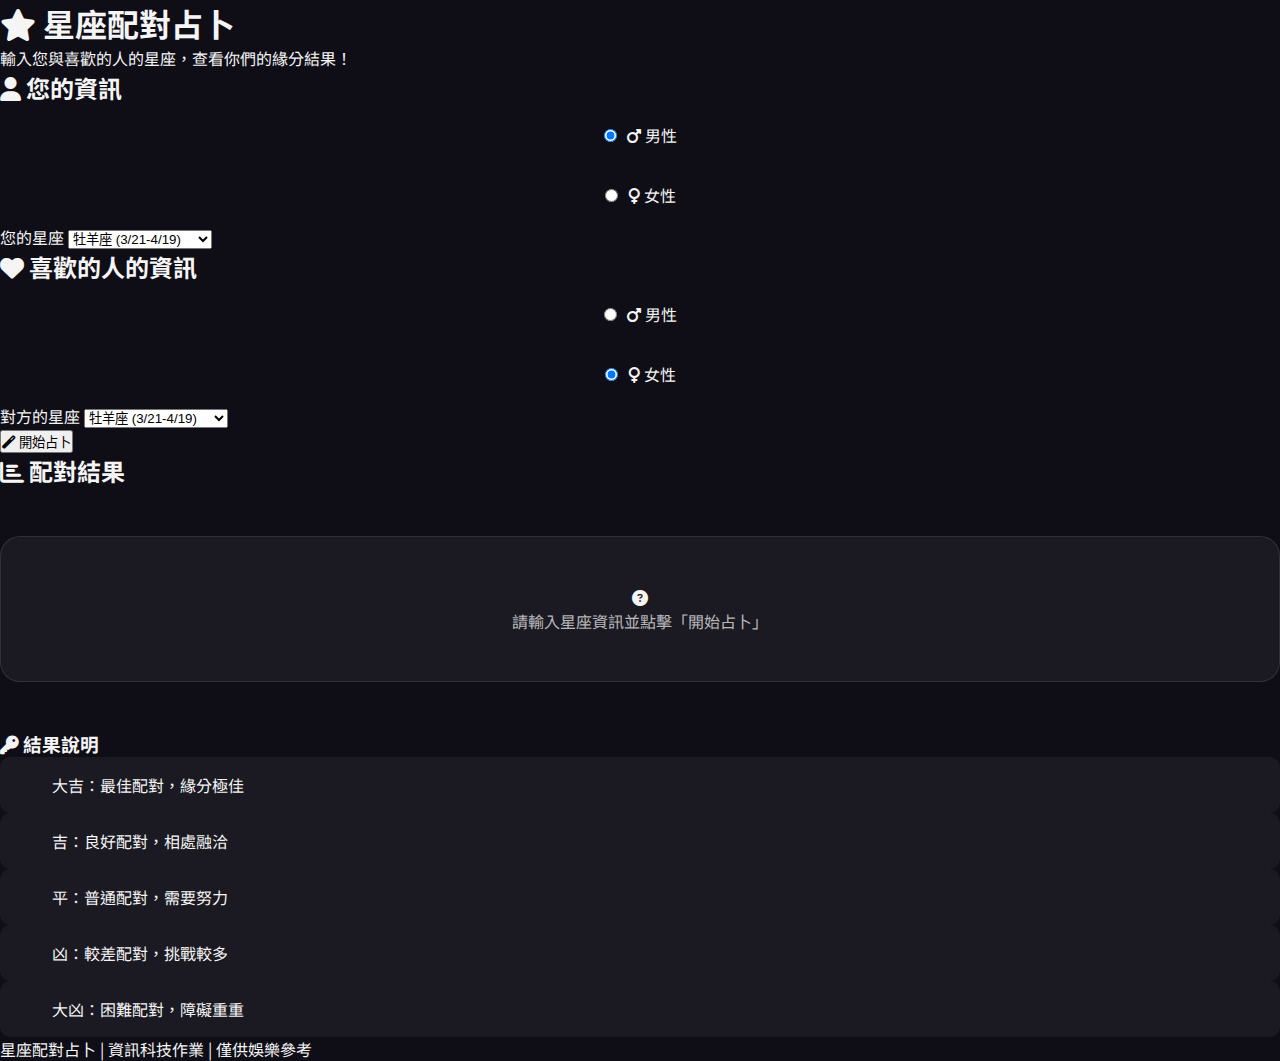
<file: index.html>
<!DOCTYPE html>
<html lang="zh-TW">
<head>
    <meta charset="UTF-8">
    <meta name="viewport" content="width=device-width, initial-scale=1.0">
    <title>星座配對占卜</title>
    <link rel="stylesheet" href="style.css">
    <link rel="stylesheet" href="https://cdnjs.cloudflare.com/ajax/libs/font-awesome/6.4.0/css/all.min.css">
    <link href="https://fonts.googleapis.com/css2?family=Noto+Sans+TC:wght@400;500;700&display=swap" rel="stylesheet">
</head>
<body>
    <div class="container">
        <header>
            <h1><i class="fas fa-star"></i> 星座配對占卜</h1>
            <p class="subtitle">輸入您與喜歡的人的星座，查看你們的緣分結果！</p>
        </header>
        
        <main>
            <div class="input-section">
                <div class="input-group">
                    <h2><i class="fas fa-user"></i> 您的資訊</h2>
                    <div class="gender-selection">
                        <div class="gender-option">
                            <input type="radio" id="self-male" name="self-gender" value="男" checked>
                            <label for="self-male" class="gender-btn male">
                                <i class="fas fa-mars"></i> 男性
                            </label>
                        </div>
                        <div class="gender-option">
                            <input type="radio" id="self-female" name="self-gender" value="女">
                            <label for="self-female" class="gender-btn female">
                                <i class="fas fa-venus"></i> 女性
                            </label>
                        </div>
                    </div>
                    
                    <div class="select-container">
                        <label for="self-zodiac">您的星座</label>
                        <select id="self-zodiac">
                            <option value="牡羊座">牡羊座 (3/21-4/19)</option>
                            <option value="金牛座">金牛座 (4/20-5/20)</option>
                            <option value="雙子座">雙子座 (5/21-6/21)</option>
                            <option value="巨蟹座">巨蟹座 (6/22-7/22)</option>
                            <option value="獅子座">獅子座 (7/23-8/22)</option>
                            <option value="處女座">處女座 (8/23-9/22)</option>
                            <option value="天秤座">天秤座 (9/23-10/23)</option>
                            <option value="天蠍座">天蠍座 (10/24-11/22)</option>
                            <option value="射手座">射手座 (11/23-12/21)</option>
                            <option value="摩羯座">摩羯座 (12/22-1/19)</option>
                            <option value="水瓶座">水瓶座 (1/20-2/18)</option>
                            <option value="雙魚座">雙魚座 (2/19-3/20)</option>
                        </select>
                    </div>
                </div>
                
                <div class="input-group">
                    <h2><i class="fas fa-heart"></i> 喜歡的人的資訊</h2>
                    <div class="gender-selection">
                        <div class="gender-option">
                            <input type="radio" id="other-male" name="other-gender" value="男">
                            <label for="other-male" class="gender-btn male">
                                <i class="fas fa-mars"></i> 男性
                            </label>
                        </div>
                        <div class="gender-option">
                            <input type="radio" id="other-female" name="other-gender" value="女" checked>
                            <label for="other-female" class="gender-btn female">
                                <i class="fas fa-venus"></i> 女性
                            </label>
                        </div>
                    </div>
                    
                    <div class="select-container">
                        <label for="other-zodiac">對方的星座</label>
                        <select id="other-zodiac">
                            <option value="牡羊座">牡羊座 (3/21-4/19)</option>
                            <option value="金牛座">金牛座 (4/20-5/20)</option>
                            <option value="雙子座">雙子座 (5/21-6/21)</option>
                            <option value="巨蟹座">巨蟹座 (6/22-7/22)</option>
                            <option value="獅子座">獅子座 (7/23-8/22)</option>
                            <option value="處女座">處女座 (8/23-9/22)</option>
                            <option value="天秤座">天秤座 (9/23-10/23)</option>
                            <option value="天蠍座">天蠍座 (10/24-11/22)</option>
                            <option value="射手座">射手座 (11/23-12/21)</option>
                            <option value="摩羯座">摩羯座 (12/22-1/19)</option>
                            <option value="水瓶座">水瓶座 (1/20-2/18)</option>
                            <option value="雙魚座">雙魚座 (2/19-3/20)</option>
                        </select>
                    </div>
                </div>
            </div>
            
            <div class="action-section">
                <button id="go-btn" class="go-btn">
                    <i class="fas fa-magic"></i> 開始占卜
                </button>
            </div>
            
            <div class="result-section">
                <h2><i class="fas fa-chart-bar"></i> 配對結果</h2>
                <div class="result-container">
                    <div class="result-placeholder">
                        <i class="fas fa-question-circle"></i>
                        <p>請輸入星座資訊並點擊「開始占卜」</p>
                    </div>
                    <div class="result-content hidden">
                        <div class="result-header">
                            <div class="pair-info">
                                <div class="person-info">
                                    <span class="gender-icon male"><i class="fas fa-mars"></i></span>
                                    <span class="zodiac-icon" id="self-result-icon">♈</span>
                                    <span id="self-result">男-牡羊座</span>
                                </div>
                                <div class="pair-connector">
                                    <i class="fas fa-heart"></i>
                                </div>
                                <div class="person-info">
                                    <span class="gender-icon female"><i class="fas fa-venus"></i></span>
                                    <span class="zodiac-icon" id="other-result-icon">♈</span>
                                    <span id="other-result">女-牡羊座</span>
                                </div>
                            </div>
                        </div>
                        <div class="result-main">
                            <div class="result-level" id="result-level">平</div>
                            <div class="result-desc" id="result-desc">你們的配對結果是平，代表普通緣分。</div>
                        </div>
                    </div>
                </div>
                
                <div class="legend">
                    <h3><i class="fas fa-key"></i> 結果說明</h3>
                    <div class="legend-items">
                        <div class="legend-item">
                            <span class="legend-color excellent"></span>
                            <span class="legend-text">大吉：最佳配對，緣分極佳</span>
                        </div>
                        <div class="legend-item">
                            <span class="legend-color good"></span>
                            <span class="legend-text">吉：良好配對，相處融洽</span>
                        </div>
                        <div class="legend-item">
                            <span class="legend-color average"></span>
                            <span class="legend-text">平：普通配對，需要努力</span>
                        </div>
                        <div class="legend-item">
                            <span class="legend-color bad"></span>
                            <span class="legend-text">凶：較差配對，挑戰較多</span>
                        </div>
                        <div class="legend-item">
                            <span class="legend-color terrible"></span>
                            <span class="legend-text">大凶：困難配對，障礙重重</span>
                        </div>
                    </div>
                </div>
            </div>
        </main>
        
        <footer>
            <p>星座配對占卜 | 資訊科技作業 | 僅供娛樂參考</p>
        </footer>
    </div>
    
    <script src="script.js"></script>
</body>
</html>
</file>
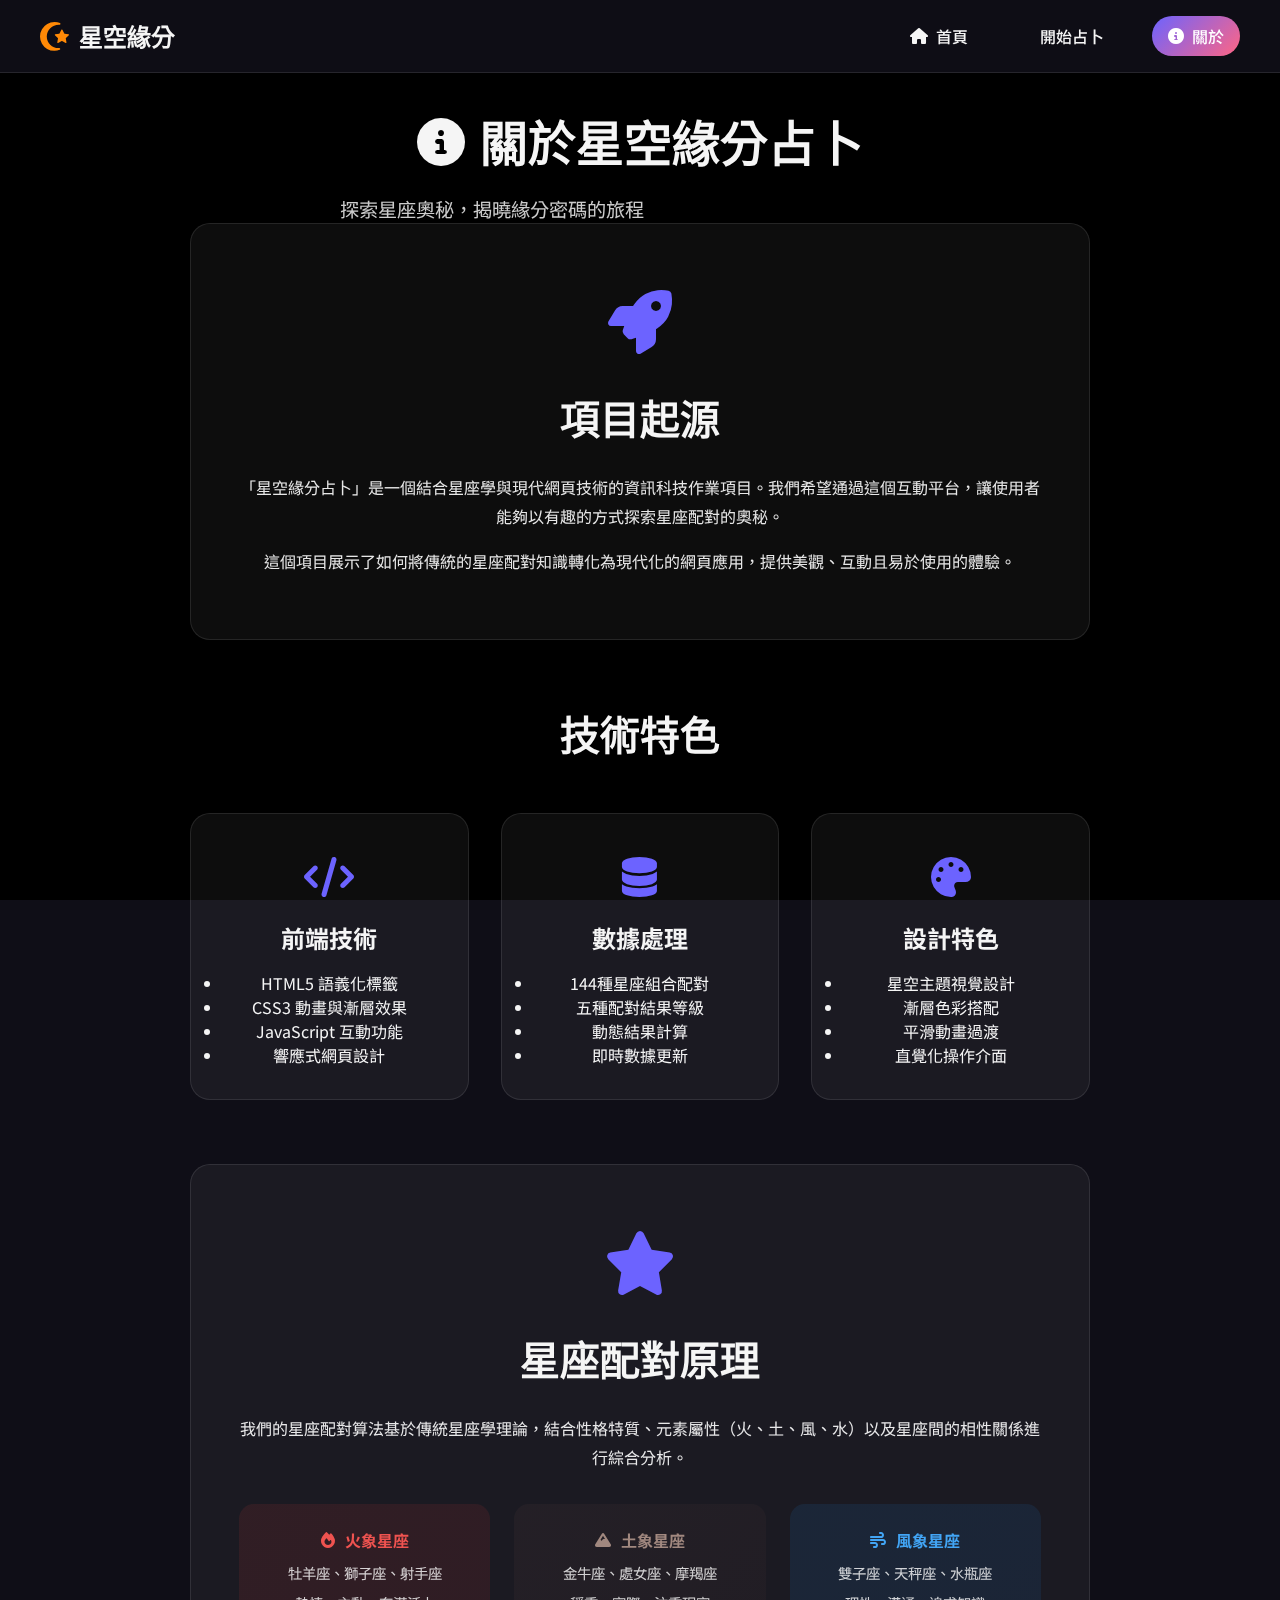
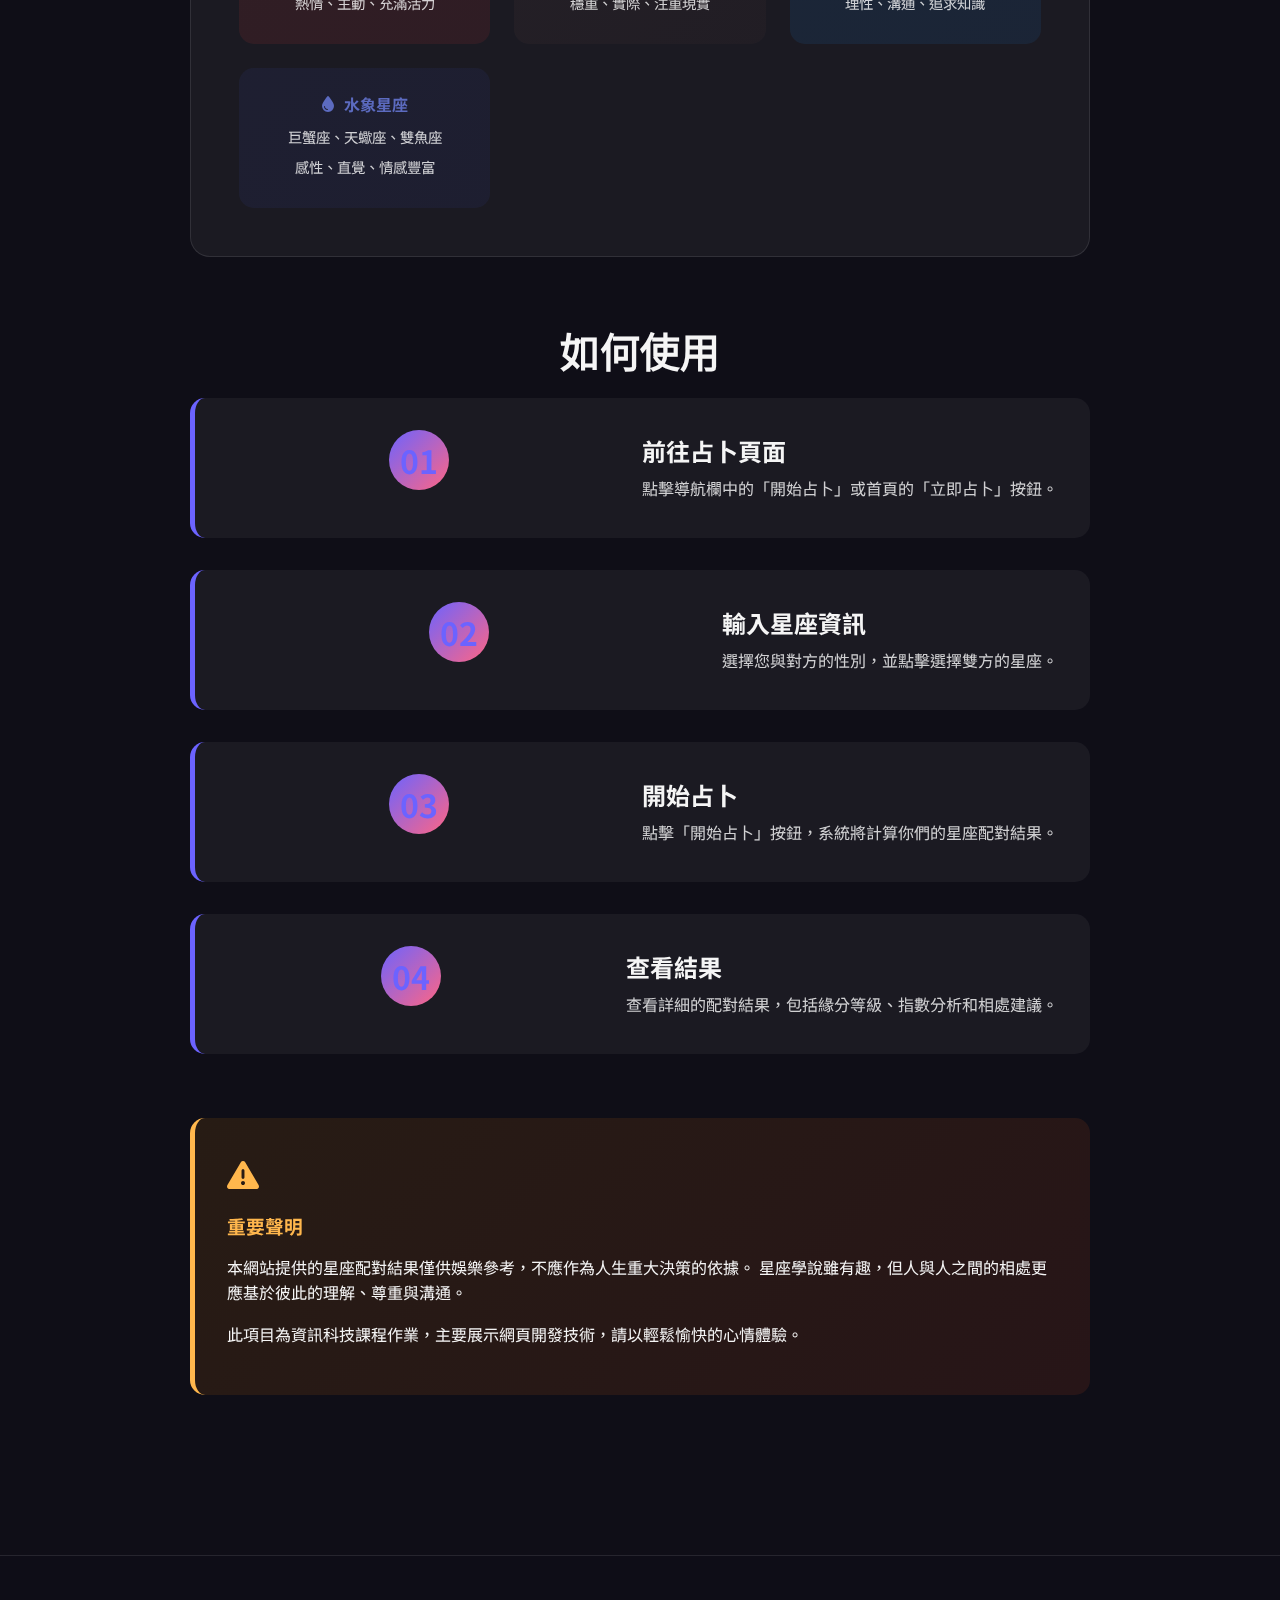
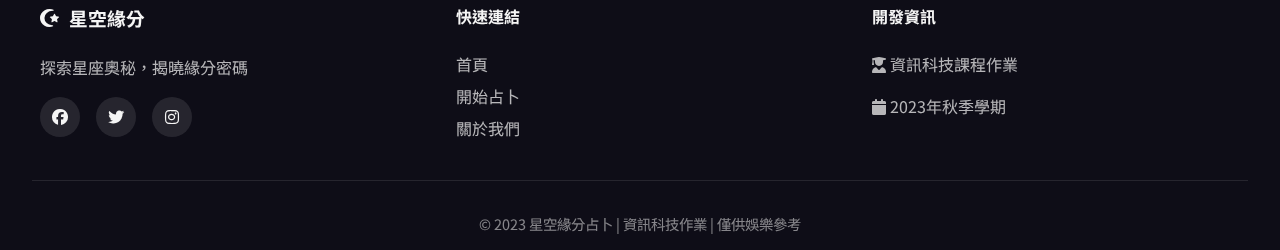
<file: about.html>
<!DOCTYPE html>
<html lang="zh-TW">
<head>
    <meta charset="UTF-8">
    <meta name="viewport" content="width=device-width, initial-scale=1.0">
    <title>星空緣分占卜 | 關於我們</title>
    <link rel="stylesheet" href="style.css">
    <link rel="stylesheet" href="https://cdnjs.cloudflare.com/ajax/libs/font-awesome/6.4.0/css/all.min.css">
    <link href="https://fonts.googleapis.com/css2?family=Noto+Sans+TC:wght@300;400;500;700;900&family=Cinzel:wght@400;700&display=swap" rel="stylesheet">
</head>
<body>
    <!-- 星空背景 -->
    <div class="stars"></div>
    <div class="twinkling"></div>
    
    <!-- 導航欄 -->
    <nav class="navbar">
        <div class="nav-container">
            <a href="index.html" class="nav-logo">
                <i class="fas fa-star-and-crescent"></i>
                <span>星空緣分</span>
            </a>
            <div class="nav-menu">
                <a href="index.html" class="nav-link">
                    <i class="fas fa-home"></i> 首頁
                </a>
                <a href="fortune.html" class="nav-link">
                    <i class="fas fa-crystal-ball"></i> 開始占卜
                </a>
                <a href="about.html" class="nav-link active">
                    <i class="fas fa-info-circle"></i> 關於
                </a>
            </div>
            <button class="menu-toggle">
                <i class="fas fa-bars"></i>
            </button>
        </div>
    </nav>

    <!-- 關於頁面內容 -->
    <main class="about-container">
        <div class="about-header">
            <h1 class="page-title">
                <i class="fas fa-info-circle"></i>
                關於星空緣分占卜
            </h1>
            <p class="page-subtitle">
                探索星座奧秘，揭曉緣分密碼的旅程
            </p>
        </div>

        <div class="about-content">
            <!-- 項目介紹 -->
            <section class="about-section">
                <div class="section-card">
                    <div class="card-icon-large">
                        <i class="fas fa-rocket"></i>
                    </div>
                    <h2>項目起源</h2>
                    <p>
                        「星空緣分占卜」是一個結合星座學與現代網頁技術的資訊科技作業項目。我們希望通過這個互動平台，讓使用者能夠以有趣的方式探索星座配對的奧秘。
                    </p>
                    <p>
                        這個項目展示了如何將傳統的星座配對知識轉化為現代化的網頁應用，提供美觀、互動且易於使用的體驗。
                    </p>
                </div>
            </section>

            <!-- 技術特色 -->
            <section class="about-section">
                <h2 class="section-title">技術特色</h2>
                
                <div class="features-grid">
                    <div class="feature-card">
                        <div class="feature-icon">
                            <i class="fas fa-code"></i>
                        </div>
                        <h3>前端技術</h3>
                        <ul>
                            <li>HTML5 語義化標籤</li>
                            <li>CSS3 動畫與漸層效果</li>
                            <li>JavaScript 互動功能</li>
                            <li>響應式網頁設計</li>
                        </ul>
                    </div>
                    
                    <div class="feature-card">
                        <div class="feature-icon">
                            <i class="fas fa-database"></i>
                        </div>
                        <h3>數據處理</h3>
                        <ul>
                            <li>144種星座組合配對</li>
                            <li>五種配對結果等級</li>
                            <li>動態結果計算</li>
                            <li>即時數據更新</li>
                        </ul>
                    </div>
                    
                    <div class="feature-card">
                        <div class="feature-icon">
                            <i class="fas fa-palette"></i>
                        </div>
                        <h3>設計特色</h3>
                        <ul>
                            <li>星空主題視覺設計</li>
                            <li>漸層色彩搭配</li>
                            <li>平滑動畫過渡</li>
                            <li>直覺化操作介面</li>
                        </ul>
                    </div>
                </div>
            </section>

            <!-- 星座知識 -->
            <section class="about-section">
                <div class="section-card">
                    <div class="card-icon-large">
                        <i class="fas fa-star"></i>
                    </div>
                    <h2>星座配對原理</h2>
                    <p>
                        我們的星座配對算法基於傳統星座學理論，結合性格特質、元素屬性（火、土、風、水）以及星座間的相性關係進行綜合分析。
                    </p>
                    
                    <div class="zodiac-elements">
                        <div class="element-item fire">
                            <h4><i class="fas fa-fire"></i> 火象星座</h4>
                            <p>牡羊座、獅子座、射手座</p>
                            <p>熱情、主動、充滿活力</p>
                        </div>
                        
                        <div class="element-item earth">
                            <h4><i class="fas fa-mountain"></i> 土象星座</h4>
                            <p>金牛座、處女座、摩羯座</p>
                            <p>穩重、實際、注重現實</p>
                        </div>
                        
                        <div class="element-item air">
                            <h4><i class="fas fa-wind"></i> 風象星座</h4>
                            <p>雙子座、天秤座、水瓶座</p>
                            <p>理性、溝通、追求知識</p>
                        </div>
                        
                        <div class="element-item water">
                            <h4><i class="fas fa-tint"></i> 水象星座</h4>
                            <p>巨蟹座、天蠍座、雙魚座</p>
                            <p>感性、直覺、情感豐富</p>
                        </div>
                    </div>
                </div>
            </section>

            <!-- 使用說明 -->
            <section class="about-section">
                <h2 class="section-title">如何使用</h2>
                
                <div class="steps-container">
                    <div class="step-item">
                        <div class="step-number">01</div>
                        <div class="step-content">
                            <h3>前往占卜頁面</h3>
                            <p>點擊導航欄中的「開始占卜」或首頁的「立即占卜」按鈕。</p>
                        </div>
                    </div>
                    
                    <div class="step-item">
                        <div class="step-number">02</div>
                        <div class="step-content">
                            <h3>輸入星座資訊</h3>
                            <p>選擇您與對方的性別，並點擊選擇雙方的星座。</p>
                        </div>
                    </div>
                    
                    <div class="step-item">
                        <div class="step-number">03</div>
                        <div class="step-content">
                            <h3>開始占卜</h3>
                            <p>點擊「開始占卜」按鈕，系統將計算你們的星座配對結果。</p>
                        </div>
                    </div>
                    
                    <div class="step-item">
                        <div class="step-number">04</div>
                        <div class="step-content">
                            <h3>查看結果</h3>
                            <p>查看詳細的配對結果，包括緣分等級、指數分析和相處建議。</p>
                        </div>
                    </div>
                </div>
            </section>

            <!-- 免責聲明 -->
            <section class="about-section">
                <div class="disclaimer-card">
                    <div class="disclaimer-icon">
                        <i class="fas fa-exclamation-triangle"></i>
                    </div>
                    <h3>重要聲明</h3>
                    <p>
                        本網站提供的星座配對結果僅供娛樂參考，不應作為人生重大決策的依據。
                        星座學說雖有趣，但人與人之間的相處更應基於彼此的理解、尊重與溝通。
                    </p>
                    <p>
                        此項目為資訊科技課程作業，主要展示網頁開發技術，請以輕鬆愉快的心情體驗。
                    </p>
                </div>
            </section>
        </div>
    </main>

    <!-- 頁尾 -->
    <footer class="footer">
        <div class="footer-content">
            <div class="footer-section">
                <h3><i class="fas fa-star-and-crescent"></i> 星空緣分</h3>
                <p>探索星座奧秘，揭曉緣分密碼</p>
                <div class="social-links">
                    <a href="#"><i class="fab fa-facebook"></i></a>
                    <a href="#"><i class="fab fa-twitter"></i></a>
                    <a href="#"><i class="fab fa-instagram"></i></a>
                </div>
            </div>
            
            <div class="footer-section">
                <h4>快速連結</h4>
                <ul>
                    <li><a href="index.html">首頁</a></li>
                    <li><a href="fortune.html">開始占卜</a></li>
                    <li><a href="about.html">關於我們</a></li>
                </ul>
            </div>
            
            <div class="footer-section">
                <h4>開發資訊</h4>
                <p><i class="fas fa-user-graduate"></i> 資訊科技課程作業</p>
                <p><i class="fas fa-calendar"></i> 2023年秋季學期</p>
            </div>
        </div>
        
        <div class="footer-bottom">
            <p>&copy; 2023 星空緣分占卜 | 資訊科技作業 | 僅供娛樂參考</p>
        </div>
    </footer>

    <script src="script.js"></script>
</body>
</html>
</file>
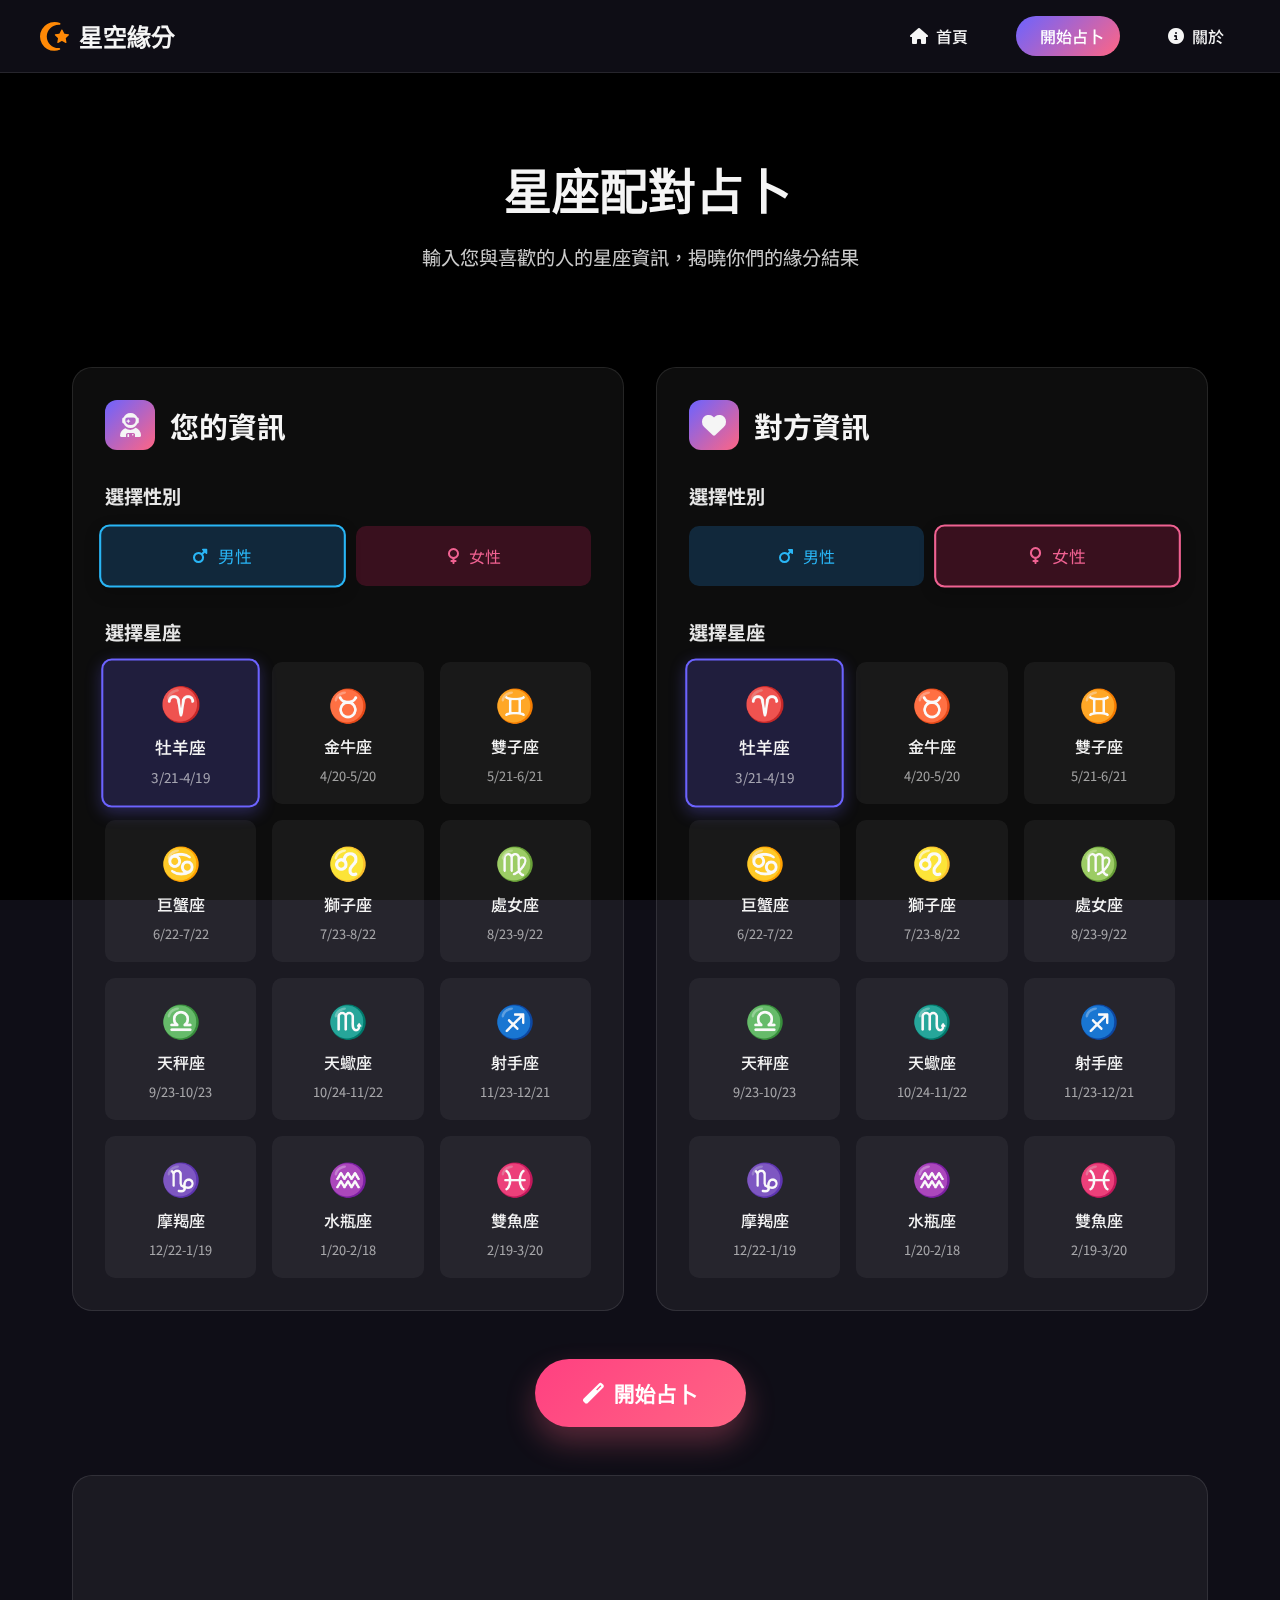
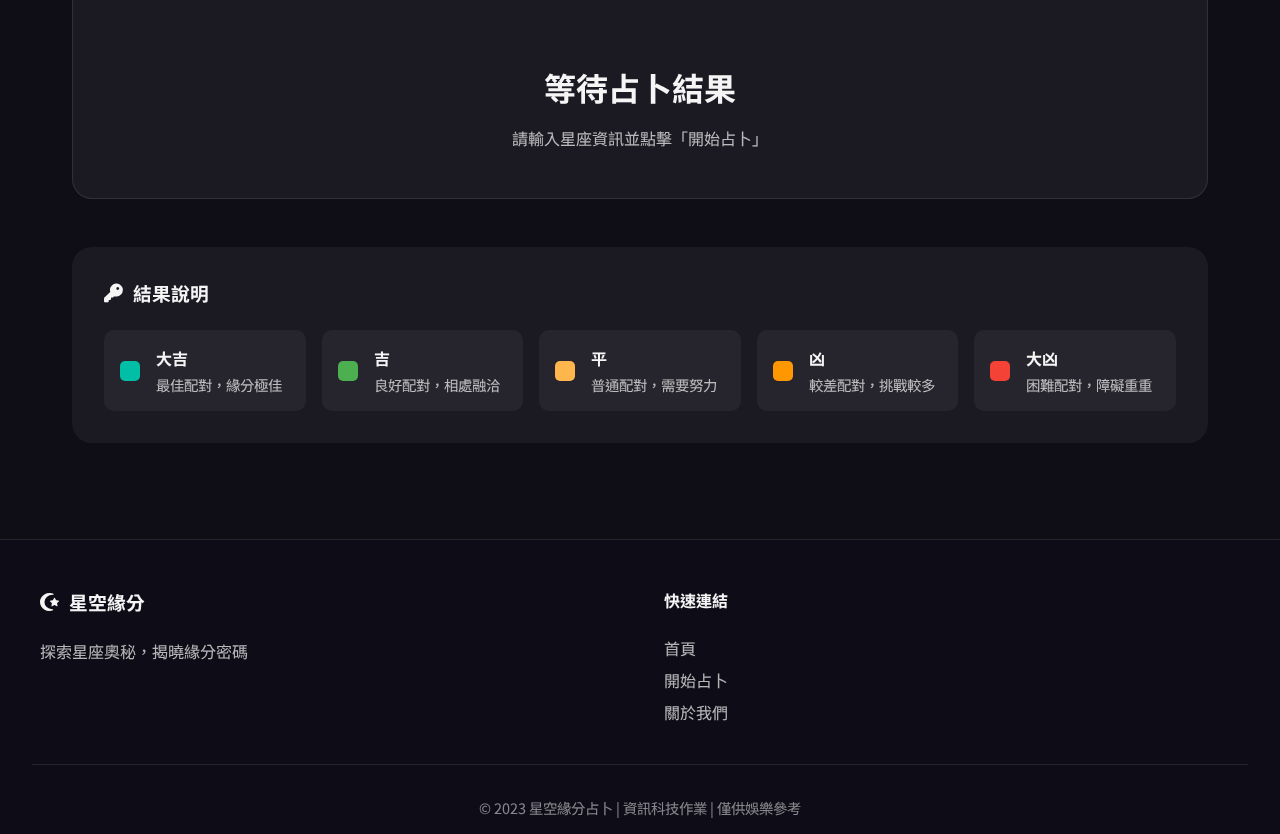
<file: fortune.html>
<!DOCTYPE html>
<html lang="zh-TW">
<head>
    <meta charset="UTF-8">
    <meta name="viewport" content="width=device-width, initial-scale=1.0">
    <title>星空緣分占卜 | 開始占卜</title>
    <link rel="stylesheet" href="style.css">
    <link rel="stylesheet" href="https://cdnjs.cloudflare.com/ajax/libs/font-awesome/6.4.0/css/all.min.css">
    <link href="https://fonts.googleapis.com/css2?family=Noto+Sans+TC:wght@300;400;500;700;900&family=Cinzel:wght@400;700&display=swap" rel="stylesheet">
</head>
<body>
    <!-- 星空背景 -->
    <div class="stars"></div>
    <div class="twinkling"></div>
    
    <!-- 導航欄 -->
    <nav class="navbar">
        <div class="nav-container">
            <a href="index.html" class="nav-logo">
                <i class="fas fa-star-and-crescent"></i>
                <span>星空緣分</span>
            </a>
            <div class="nav-menu">
                <a href="index.html" class="nav-link">
                    <i class="fas fa-home"></i> 首頁
                </a>
                <a href="fortune.html" class="nav-link active">
                    <i class="fas fa-crystal-ball"></i> 開始占卜
                </a>
                <a href="about.html" class="nav-link">
                    <i class="fas fa-info-circle"></i> 關於
                </a>
            </div>
            <button class="menu-toggle">
                <i class="fas fa-bars"></i>
            </button>
        </div>
    </nav>

    <!-- 占卜主內容 -->
    <main class="fortune-container">
        <div class="fortune-header">
            <h1 class="page-title">
                <i class="fas fa-crystal-ball"></i>
                星座配對占卜
            </h1>
            <p class="page-subtitle">
                輸入您與喜歡的人的星座資訊，揭曉你們的緣分結果
            </p>
        </div>

        <!-- 占卜輸入區 -->
        <div class="fortune-input-section">
            <div class="input-container">
                <!-- 您的資訊 -->
                <div class="input-card">
                    <div class="card-header">
                        <div class="card-icon">
                            <i class="fas fa-user-astronaut"></i>
                        </div>
                        <h3>您的資訊</h3>
                    </div>
                    
                    <div class="gender-selection">
                        <h4>選擇性別</h4>
                        <div class="gender-options">
                            <input type="radio" id="self-male" name="self-gender" value="男" checked>
                            <label for="self-male" class="gender-option male">
                                <i class="fas fa-mars"></i>
                                <span>男性</span>
                            </label>
                            
                            <input type="radio" id="self-female" name="self-gender" value="女">
                            <label for="self-female" class="gender-option female">
                                <i class="fas fa-venus"></i>
                                <span>女性</span>
                            </label>
                        </div>
                    </div>
                    
                    <div class="zodiac-selection">
                        <h4>選擇星座</h4>
                        <div class="zodiac-grid">
                            <div class="zodiac-option" data-zodiac="牡羊座">
                                <div class="zodiac-symbol">♈</div>
                                <span>牡羊座</span>
                                <small>3/21-4/19</small>
                            </div>
                            <div class="zodiac-option" data-zodiac="金牛座">
                                <div class="zodiac-symbol">♉</div>
                                <span>金牛座</span>
                                <small>4/20-5/20</small>
                            </div>
                            <div class="zodiac-option" data-zodiac="雙子座">
                                <div class="zodiac-symbol">♊</div>
                                <span>雙子座</span>
                                <small>5/21-6/21</small>
                            </div>
                            <div class="zodiac-option" data-zodiac="巨蟹座">
                                <div class="zodiac-symbol">♋</div>
                                <span>巨蟹座</span>
                                <small>6/22-7/22</small>
                            </div>
                            <div class="zodiac-option" data-zodiac="獅子座">
                                <div class="zodiac-symbol">♌</div>
                                <span>獅子座</span>
                                <small>7/23-8/22</small>
                            </div>
                            <div class="zodiac-option" data-zodiac="處女座">
                                <div class="zodiac-symbol">♍</div>
                                <span>處女座</span>
                                <small>8/23-9/22</small>
                            </div>
                            <div class="zodiac-option" data-zodiac="天秤座">
                                <div class="zodiac-symbol">♎</div>
                                <span>天秤座</span>
                                <small>9/23-10/23</small>
                            </div>
                            <div class="zodiac-option" data-zodiac="天蠍座">
                                <div class="zodiac-symbol">♏</div>
                                <span>天蠍座</span>
                                <small>10/24-11/22</small>
                            </div>
                            <div class="zodiac-option" data-zodiac="射手座">
                                <div class="zodiac-symbol">♐</div>
                                <span>射手座</span>
                                <small>11/23-12/21</small>
                            </div>
                            <div class="zodiac-option" data-zodiac="摩羯座">
                                <div class="zodiac-symbol">♑</div>
                                <span>摩羯座</span>
                                <small>12/22-1/19</small>
                            </div>
                            <div class="zodiac-option" data-zodiac="水瓶座">
                                <div class="zodiac-symbol">♒</div>
                                <span>水瓶座</span>
                                <small>1/20-2/18</small>
                            </div>
                            <div class="zodiac-option" data-zodiac="雙魚座">
                                <div class="zodiac-symbol">♓</div>
                                <span>雙魚座</span>
                                <small>2/19-3/20</small>
                            </div>
                        </div>
                        
                        <!-- 隱藏的選擇框 -->
                        <select id="self-zodiac-select" class="hidden-select">
                            <option value="牡羊座">牡羊座</option>
                            <option value="金牛座">金牛座</option>
                            <option value="雙子座">雙子座</option>
                            <option value="巨蟹座">巨蟹座</option>
                            <option value="獅子座">獅子座</option>
                            <option value="處女座">處女座</option>
                            <option value="天秤座">天秤座</option>
                            <option value="天蠍座">天蠍座</option>
                            <option value="射手座">射手座</option>
                            <option value="摩羯座">摩羯座</option>
                            <option value="水瓶座">水瓶座</option>
                            <option value="雙魚座">雙魚座</option>
                        </select>
                    </div>
                </div>
                
                <!-- 對方資訊 -->
                <div class="input-card">
                    <div class="card-header">
                        <div class="card-icon">
                            <i class="fas fa-heart"></i>
                        </div>
                        <h3>對方資訊</h3>
                    </div>
                    
                    <div class="gender-selection">
                        <h4>選擇性別</h4>
                        <div class="gender-options">
                            <input type="radio" id="other-male" name="other-gender" value="男">
                            <label for="other-male" class="gender-option male">
                                <i class="fas fa-mars"></i>
                                <span>男性</span>
                            </label>
                            
                            <input type="radio" id="other-female" name="other-gender" value="女" checked>
                            <label for="other-female" class="gender-option female">
                                <i class="fas fa-venus"></i>
                                <span>女性</span>
                            </label>
                        </div>
                    </div>
                    
                    <div class="zodiac-selection">
                        <h4>選擇星座</h4>
                        <div class="zodiac-grid">
                            <div class="zodiac-option" data-zodiac="牡羊座">
                                <div class="zodiac-symbol">♈</div>
                                <span>牡羊座</span>
                                <small>3/21-4/19</small>
                            </div>
                            <div class="zodiac-option" data-zodiac="金牛座">
                                <div class="zodiac-symbol">♉</div>
                                <span>金牛座</span>
                                <small>4/20-5/20</small>
                            </div>
                            <div class="zodiac-option" data-zodiac="雙子座">
                                <div class="zodiac-symbol">♊</div>
                                <span>雙子座</span>
                                <small>5/21-6/21</small>
                            </div>
                            <div class="zodiac-option" data-zodiac="巨蟹座">
                                <div class="zodiac-symbol">♋</div>
                                <span>巨蟹座</span>
                                <small>6/22-7/22</small>
                            </div>
                            <div class="zodiac-option" data-zodiac="獅子座">
                                <div class="zodiac-symbol">♌</div>
                                <span>獅子座</span>
                                <small>7/23-8/22</small>
                            </div>
                            <div class="zodiac-option" data-zodiac="處女座">
                                <div class="zodiac-symbol">♍</div>
                                <span>處女座</span>
                                <small>8/23-9/22</small>
                            </div>
                            <div class="zodiac-option" data-zodiac="天秤座">
                                <div class="zodiac-symbol">♎</div>
                                <span>天秤座</span>
                                <small>9/23-10/23</small>
                            </div>
                            <div class="zodiac-option" data-zodiac="天蠍座">
                                <div class="zodiac-symbol">♏</div>
                                <span>天蠍座</span>
                                <small>10/24-11/22</small>
                            </div>
                            <div class="zodiac-option" data-zodiac="射手座">
                                <div class="zodiac-symbol">♐</div>
                                <span>射手座</span>
                                <small>11/23-12/21</small>
                            </div>
                            <div class="zodiac-option" data-zodiac="摩羯座">
                                <div class="zodiac-symbol">♑</div>
                                <span>摩羯座</span>
                                <small>12/22-1/19</small>
                            </div>
                            <div class="zodiac-option" data-zodiac="水瓶座">
                                <div class="zodiac-symbol">♒</div>
                                <span>水瓶座</span>
                                <small>1/20-2/18</small>
                            </div>
                            <div class="zodiac-option" data-zodiac="雙魚座">
                                <div class="zodiac-symbol">♓</div>
                                <span>雙魚座</span>
                                <small>2/19-3/20</small>
                            </div>
                        </div>
                        
                        <!-- 隱藏的選擇框 -->
                        <select id="other-zodiac-select" class="hidden-select">
                            <option value="牡羊座">牡羊座</option>
                            <option value="金牛座">金牛座</option>
                            <option value="雙子座">雙子座</option>
                            <option value="巨蟹座">巨蟹座</option>
                            <option value="獅子座">獅子座</option>
                            <option value="處女座">處女座</option>
                            <option value="天秤座">天秤座</option>
                            <option value="天蠍座">天蠍座</option>
                            <option value="射手座">射手座</option>
                            <option value="摩羯座">摩羯座</option>
                            <option value="水瓶座">水瓶座</option>
                            <option value="雙魚座">雙魚座</option>
                        </select>
                    </div>
                </div>
            </div>
            
            <!-- 占卜按鈕 -->
            <div class="fortune-action">
                <button id="fortune-btn" class="btn-fortune">
                    <i class="fas fa-magic"></i>
                    <span>開始占卜</span>
                </button>
            </div>
        </div>

        <!-- 占卜結果區 -->
        <div class="fortune-result-section">
            <div class="result-container">
                <div class="result-placeholder">
                    <div class="placeholder-icon">
                        <i class="fas fa-stars"></i>
                    </div>
                    <h3>等待占卜結果</h3>
                    <p>請輸入星座資訊並點擊「開始占卜」</p>
                </div>
                
                <div class="result-content hidden">
                    <div class="result-header">
                        <h3>星座配對結果</h3>
                        <div class="pair-display">
                            <div class="person-display self-display">
                                <div class="person-gender male">
                                    <i class="fas fa-mars"></i>
                                </div>
                                <div class="person-zodiac">
                                    <span class="zodiac-symbol-lg">♈</span>
                                    <span class="zodiac-name">牡羊座</span>
                                </div>
                            </div>
                            
                            <div class="pair-heart">
                                <i class="fas fa-heartbeat"></i>
                            </div>
                            
                            <div class="person-display other-display">
                                <div class="person-gender female">
                                    <i class="fas fa-venus"></i>
                                </div>
                                <div class="person-zodiac">
                                    <span class="zodiac-symbol-lg">♈</span>
                                    <span class="zodiac-name">牡羊座</span>
                                </div>
                            </div>
                        </div>
                    </div>
                    
                    <div class="result-main">
                        <div class="result-level">
                            <span class="level-text" id="result-level">平</span>
                            <div class="level-bar">
                                <div class="level-fill" id="result-bar"></div>
                            </div>
                        </div>
                        
                        <div class="result-desc">
                            <p id="result-description">你們的配對結果是平，代表普通緣分。</p>
                        </div>
                        
                        <div class="result-details">
                            <div class="detail-card">
                                <h4><i class="fas fa-comments"></i> 溝通指數</h4>
                                <div class="detail-value" id="communication">70%</div>
                            </div>
                            <div class="detail-card">
                                <h4><i class="fas fa-hands-helping"></i> 契合指數</h4>
                                <div class="detail-value" id="compatibility">65%</div>
                            </div>
                            <div class="detail-card">
                                <h4><i class="fas fa-heart"></i> 愛情指數</h4>
                                <div class="detail-value" id="love">60%</div>
                            </div>
                        </div>
                        
                        <div class="result-advice">
                            <h4><i class="fas fa-lightbulb"></i> 相處建議</h4>
                            <p id="result-advice">建議多溝通了解彼此想法，培養共同興趣。</p>
                        </div>
                    </div>
                </div>
            </div>
        </div>

        <!-- 結果圖例 -->
        <div class="legend-section">
            <h3><i class="fas fa-key"></i> 結果說明</h3>
            <div class="legend-grid">
                <div class="legend-item excellent">
                    <div class="legend-color"></div>
                    <div class="legend-text">
                        <h4>大吉</h4>
                        <p>最佳配對，緣分極佳</p>
                    </div>
                </div>
                <div class="legend-item good">
                    <div class="legend-color"></div>
                    <div class="legend-text">
                        <h4>吉</h4>
                        <p>良好配對，相處融洽</p>
                    </div>
                </div>
                <div class="legend-item average">
                    <div class="legend-color"></div>
                    <div class="legend-text">
                        <h4>平</h4>
                        <p>普通配對，需要努力</p>
                    </div>
                </div>
                <div class="legend-item bad">
                    <div class="legend-color"></div>
                    <div class="legend-text">
                        <h4>凶</h4>
                        <p>較差配對，挑戰較多</p>
                    </div>
                </div>
                <div class="legend-item terrible">
                    <div class="legend-color"></div>
                    <div class="legend-text">
                        <h4>大凶</h4>
                        <p>困難配對，障礙重重</p>
                    </div>
                </div>
            </div>
        </div>
    </main>

    <!-- 頁尾 -->
    <footer class="footer">
        <div class="footer-content">
            <div class="footer-section">
                <h3><i class="fas fa-star-and-crescent"></i> 星空緣分</h3>
                <p>探索星座奧秘，揭曉緣分密碼</p>
            </div>
            
            <div class="footer-section">
                <h4>快速連結</h4>
                <ul>
                    <li><a href="index.html">首頁</a></li>
                    <li><a href="fortune.html">開始占卜</a></li>
                    <li><a href="about.html">關於我們</a></li>
                </ul>
            </div>
        </div>
        
        <div class="footer-bottom">
            <p>&copy; 2023 星空緣分占卜 | 資訊科技作業 | 僅供娛樂參考</p>
        </div>
    </footer>

    <script src="script.js"></script>
    <script src="fortune.js"></script>
</body>
</html>
</file>
<file: style.css>
/* 重置與基礎樣式 */
* {
    margin: 0;
    padding: 0;
    box-sizing: border-box;
}

:root {
    --primary-color: #6c63ff;
    --secondary-color: #ff6584;
    --dark-color: #0f0e17;
    --light-color: #f5f5f5;
    --accent-color: #ff8906;
    --success-color: #00bfa6;
    --warning-color: #ffb74d;
    --danger-color: #f44336;
    --info-color: #29b6f6;
}

body {
    font-family: 'Noto Sans TC', sans-serif;
    color: var(--light-color);
    background: var(--dark-color);
    overflow-x: hidden;
    min-height: 100vh;
    position: relative;
}

/* 星空背景動畫 */
.stars, .twinkling {
    position: fixed;
    top: 0;
    left: 0;
    right: 0;
    bottom: 0;
    width: 100%;
    height: 100%;
    display: block;
    z-index: -2;
}

.stars {
    background: #000 url('https://i.imgur.com/YKY28eT.png') repeat top center;
    z-index: -2;
}

.twinkling {
    background: transparent url('https://i.imgur.com/XYMF4ca.png') repeat top center;
    z-index: -1;
    animation: move-twink-back 200s linear infinite;
}

@keyframes move-twink-back {
    from { background-position: 0 0; }
    to { background-position: -10000px 5000px; }
}

/* 導航欄 */
.navbar {
    background: rgba(15, 14, 23, 0.9);
    backdrop-filter: blur(10px);
    padding: 1rem 2rem;
    position: sticky;
    top: 0;
    z-index: 1000;
    border-bottom: 1px solid rgba(255, 255, 255, 0.1);
}

.nav-container {
    max-width: 1200px;
    margin: 0 auto;
    display: flex;
    justify-content: space-between;
    align-items: center;
}

.nav-logo {
    display: flex;
    align-items: center;
    gap: 10px;
    font-size: 1.5rem;
    font-weight: 700;
    color: var(--light-color);
    text-decoration: none;
    font-family: 'Cinzel', serif;
}

.nav-logo i {
    color: var(--accent-color);
    font-size: 1.8rem;
}

.nav-menu {
    display: flex;
    gap: 2rem;
}

.nav-link {
    color: var(--light-color);
    text-decoration: none;
    font-weight: 500;
    padding: 0.5rem 1rem;
    border-radius: 20px;
    transition: all 0.3s ease;
    display: flex;
    align-items: center;
    gap: 8px;
}

.nav-link:hover {
    background: rgba(108, 99, 255, 0.1);
    color: var(--primary-color);
}

.nav-link.active {
    background: linear-gradient(135deg, var(--primary-color), var(--secondary-color));
    color: white;
}

.menu-toggle {
    display: none;
    background: none;
    border: none;
    color: var(--light-color);
    font-size: 1.5rem;
    cursor: pointer;
}

/* 按鈕樣式 */
.btn-primary, .btn-secondary, .btn-fortune {
    padding: 1rem 2rem;
    border-radius: 50px;
    font-weight: 600;
    font-size: 1.1rem;
    cursor: pointer;
    transition: all 0.3s ease;
    display: inline-flex;
    align-items: center;
    justify-content: center;
    gap: 10px;
    text-decoration: none;
    border: none;
}

.btn-primary {
    background: linear-gradient(135deg, var(--primary-color), var(--secondary-color));
    color: white;
    box-shadow: 0 10px 20px rgba(108, 99, 255, 0.3);
}

.btn-primary:hover {
    transform: translateY(-5px);
    box-shadow: 0 15px 30px rgba(108, 99, 255, 0.4);
}

.btn-secondary {
    background: rgba(255, 255, 255, 0.1);
    color: var(--light-color);
    border: 2px solid rgba(255, 255, 255, 0.2);
}

.btn-secondary:hover {
    background: rgba(255, 255, 255, 0.2);
    transform: translateY(-3px);
}

.btn-fortune {
    background: linear-gradient(135deg, #ff4081, #ff6584);
    color: white;
    font-size: 1.3rem;
    padding: 1.2rem 3rem;
    box-shadow: 0 15px 30px rgba(255, 101, 132, 0.3);
}

.btn-fortune:hover {
    transform: translateY(-5px) scale(1.05);
    box-shadow: 0 20px 40px rgba(255, 101, 132, 0.4);
}

.btn-large {
    padding: 1.2rem 2.5rem;
    font-size: 1.2rem;
}

/* 首頁樣式 */
.home-container, .fortune-container, .about-container {
    max-width: 1200px;
    margin: 0 auto;
    padding: 2rem;
}

.hero-section {
    display: grid;
    grid-template-columns: 1fr 1fr;
    gap: 4rem;
    align-items: center;
    min-height: 80vh;
    padding: 4rem 0;
}

.hero-title {
    font-size: 3.5rem;
    font-weight: 900;
    line-height: 1.2;
    margin-bottom: 1rem;
    font-family: 'Cinzel', serif;
}

.gradient-text {
    background: linear-gradient(135deg, var(--primary-color), var(--secondary-color));
    -webkit-background-clip: text;
    -webkit-text-fill-color: transparent;
    background-clip: text;
}

.hero-subtitle {
    font-size: 1.3rem;
    color: rgba(255, 255, 255, 0.8);
    margin-bottom: 2rem;
    line-height: 1.6;
}

.hero-buttons {
    display: flex;
    gap: 1rem;
    flex-wrap: wrap;
}

.zodiac-wheel {
    position: relative;
    display: flex;
    justify-content: center;
    align-items: center;
}

.wheel-circle {
    width: 300px;
    height: 300px;
    border-radius: 50%;
    background: linear-gradient(135deg, rgba(108, 99, 255, 0.1), rgba(255, 101, 132, 0.1));
    position: relative;
    display: flex;
    justify-content: center;
    align-items: center;
    animation: rotate 20s linear infinite;
}

.wheel-circle i {
    font-size: 4rem;
    color: var(--accent-color);
}

.zodiac-icons {
    position: absolute;
    width: 100%;
    height: 100%;
}

.zodiac-icon {
    position: absolute;
    font-size: 2rem;
    color: var(--light-color);
    animation: pulse 2s infinite;
}

.zodiac-icon:nth-child(1) { top: 10%; left: 50%; transform: translateX(-50%); }
.zodiac-icon:nth-child(2) { top: 20%; right: 20%; }
.zodiac-icon:nth-child(3) { top: 40%; right: 10%; }
.zodiac-icon:nth-child(4) { bottom: 40%; right: 10%; }
.zodiac-icon:nth-child(5) { bottom: 20%; right: 20%; }
.zodiac-icon:nth-child(6) { bottom: 10%; left: 50%; transform: translateX(-50%); }
.zodiac-icon:nth-child(7) { bottom: 20%; left: 20%; }
.zodiac-icon:nth-child(8) { bottom: 40%; left: 10%; }
.zodiac-icon:nth-child(9) { top: 40%; left: 10%; }
.zodiac-icon:nth-child(10) { top: 20%; left: 20%; }

@keyframes rotate {
    from { transform: rotate(0deg); }
    to { transform: rotate(360deg); }
}

@keyframes pulse {
    0%, 100% { opacity: 1; }
    50% { opacity: 0.5; }
}

/* 區段樣式 */
.section-title {
    font-size: 2.5rem;
    text-align: center;
    margin-bottom: 1rem;
    font-family: 'Cinzel', serif;
}

.section-subtitle {
    text-align: center;
    color: rgba(255, 255, 255, 0.7);
    margin-bottom: 3rem;
    font-size: 1.2rem;
}

.features-section, .preview-section {
    padding: 5rem 0;
}

.features-grid {
    display: grid;
    grid-template-columns: repeat(auto-fit, minmax(250px, 1fr));
    gap: 2rem;
    margin-top: 3rem;
}

.feature-card {
    background: rgba(255, 255, 255, 0.05);
    padding: 2rem;
    border-radius: 20px;
    text-align: center;
    transition: all 0.3s ease;
    border: 1px solid rgba(255, 255, 255, 0.1);
}

.feature-card:hover {
    transform: translateY(-10px);
    background: rgba(255, 255, 255, 0.1);
    border-color: var(--primary-color);
}

.feature-icon {
    font-size: 2.5rem;
    color: var(--primary-color);
    margin-bottom: 1rem;
}

.feature-card h3 {
    margin-bottom: 1rem;
    font-size: 1.5rem;
}

.feature-card p {
    color: rgba(255, 255, 255, 0.7);
    line-height: 1.6;
}

/* 步驟樣式 */
.steps {
    display: flex;
    justify-content: center;
    gap: 3rem;
    margin: 3rem 0;
    flex-wrap: wrap;
}

.step {
    text-align: center;
    max-width: 250px;
}

.step-number {
    width: 60px;
    height: 60px;
    background: linear-gradient(135deg, var(--primary-color), var(--secondary-color));
    border-radius: 50%;
    display: flex;
    align-items: center;
    justify-content: center;
    font-size: 1.5rem;
    font-weight: bold;
    margin: 0 auto 1rem;
}

.step h4 {
    margin-bottom: 0.5rem;
    font-size: 1.3rem;
}

.step p {
    color: rgba(255, 255, 255, 0.7);
}

.preview-action {
    text-align: center;
    margin-top: 3rem;
}

/* 占卜頁面樣式 */
.fortune-header {
    text-align: center;
    padding: 3rem 0;
}

.page-title {
    font-size: 3rem;
    margin-bottom: 1rem;
    font-family: 'Cinzel', serif;
    display: flex;
    align-items: center;
    justify-content: center;
    gap: 15px;
}

.page-subtitle {
    font-size: 1.2rem;
    color: rgba(255, 255, 255, 0.8);
    max-width: 600px;
    margin: 0 auto;
}

.input-container {
    display: grid;
    grid-template-columns: repeat(auto-fit, minmax(300px, 1fr));
    gap: 2rem;
    margin: 3rem 0;
}

.input-card {
    background: rgba(255, 255, 255, 0.05);
    border-radius: 20px;
    padding: 2rem;
    border: 1px solid rgba(255, 255, 255, 0.1);
}

.card-header {
    display: flex;
    align-items: center;
    gap: 15px;
    margin-bottom: 2rem;
}

.card-icon {
    width: 50px;
    height: 50px;
    background: linear-gradient(135deg, var(--primary-color), var(--secondary-color));
    border-radius: 12px;
    display: flex;
    align-items: center;
    justify-content: center;
    font-size: 1.5rem;
}

.card-header h3 {
    font-size: 1.8rem;
}

.gender-selection h4, .zodiac-selection h4 {
    margin-bottom: 1rem;
    font-size: 1.2rem;
    color: rgba(255, 255, 255, 0.9);
}

.gender-options {
    display: flex;
    gap: 1rem;
    margin-bottom: 2rem;
}

.gender-options input[type="radio"] {
    display: none;
}

.gender-option {
    flex: 1;
    padding: 1rem;
    border-radius: 10px;
    text-align: center;
    cursor: pointer;
    transition: all 0.3s ease;
    border: 2px solid transparent;
    display: flex;
    align-items: center;
    justify-content: center;
    gap: 10px;
}

.gender-option.male {
    background: rgba(33, 150, 243, 0.1);
    color: #29b6f6;
}

.gender-option.female {
    background: rgba(233, 30, 99, 0.1);
    color: #f06292;
}

.gender-options input[type="radio"]:checked + .gender-option {
    border-color: currentColor;
    transform: scale(1.05);
}

.zodiac-grid {
    display: grid;
    grid-template-columns: repeat(3, 1fr);
    gap: 1rem;
}

.zodiac-option {
    background: rgba(255, 255, 255, 0.05);
    padding: 1rem;
    border-radius: 10px;
    text-align: center;
    cursor: pointer;
    transition: all 0.3s ease;
    border: 2px solid transparent;
}

.zodiac-option:hover {
    background: rgba(255, 255, 255, 0.1);
    transform: translateY(-5px);
}

.zodiac-option.selected {
    border-color: var(--primary-color);
    background: rgba(108, 99, 255, 0.1);
    transform: scale(1.05);
}

.zodiac-symbol {
    font-size: 2rem;
    margin-bottom: 0.5rem;
    display: block;
}

.zodiac-option span {
    display: block;
    font-weight: 500;
    margin-bottom: 0.25rem;
}

.zodiac-option small {
    color: rgba(255, 255, 255, 0.6);
    font-size: 0.8rem;
}

.hidden-select {
    display: none;
}

.fortune-action {
    text-align: center;
    margin: 3rem 0;
}

/* 結果區域樣式 */
.result-container {
    background: rgba(255, 255, 255, 0.05);
    border-radius: 20px;
    padding: 3rem;
    margin: 3rem 0;
    border: 1px solid rgba(255, 255, 255, 0.1);
}

.result-placeholder, .result-content {
    text-align: center;
}

.placeholder-icon {
    font-size: 5rem;
    color: rgba(255, 255, 255, 0.1);
    margin-bottom: 1.5rem;
}

.result-placeholder h3 {
    font-size: 2rem;
    margin-bottom: 1rem;
}

.result-placeholder p {
    color: rgba(255, 255, 255, 0.7);
}

.hidden {
    display: none;
}

.result-header h3 {
    font-size: 2rem;
    margin-bottom: 2rem;
}

.pair-display {
    display: flex;
    justify-content: center;
    align-items: center;
    gap: 3rem;
    margin-bottom: 3rem;
    flex-wrap: wrap;
}

.person-display {
    display: flex;
    align-items: center;
    gap: 1rem;
    padding: 1.5rem 2rem;
    background: rgba(255, 255, 255, 0.05);
    border-radius: 15px;
    min-width: 200px;
}

.person-gender {
    width: 50px;
    height: 50px;
    border-radius: 50%;
    display: flex;
    align-items: center;
    justify-content: center;
    font-size: 1.5rem;
}

.person-gender.male {
    background: rgba(33, 150, 243, 0.2);
    color: #29b6f6;
}

.person-gender.female {
    background: rgba(233, 30, 99, 0.2);
    color: #f06292;
}

.zodiac-symbol-lg {
    font-size: 3rem;
    display: block;
}

.zodiac-name {
    font-size: 1.2rem;
    font-weight: 500;
}

.pair-heart {
    font-size: 3rem;
    color: var(--secondary-color);
    animation: heartbeat 1.5s infinite;
}

@keyframes heartbeat {
    0%, 100% { transform: scale(1); }
    50% { transform: scale(1.2); }
}

.result-main {
    text-align: center;
}

.result-level {
    margin-bottom: 2rem;
}

.level-text {
    font-size: 4rem;
    font-weight: 900;
    margin-bottom: 1rem;
    display: block;
    font-family: 'Cinzel', serif;
}

.level-text.excellent { color: var(--success-color); }
.level-text.good { color: #4caf50; }
.level-text.average { color: var(--warning-color); }
.level-text.bad { color: #ff9800; }
.level-text.terrible { color: var(--danger-color); }

.level-bar {
    width: 100%;
    height: 20px;
    background: rgba(255, 255, 255, 0.1);
    border-radius: 10px;
    overflow: hidden;
    margin: 0 auto;
    max-width: 500px;
}

.level-fill {
    height: 100%;
    border-radius: 10px;
    transition: width 1s ease;
}

.level-fill.excellent { background: linear-gradient(90deg, var(--success-color), #00e676); width: 95%; }
.level-fill.good { background: linear-gradient(90deg, #4caf50, #8bc34a); width: 80%; }
.level-fill.average { background: linear-gradient(90deg, var(--warning-color), #ffca28); width: 65%; }
.level-fill.bad { background: linear-gradient(90deg, #ff9800, #ffb74d); width: 45%; }
.level-fill.terrible { background: linear-gradient(90deg, var(--danger-color), #ef5350); width: 30%; }

.result-desc {
    font-size: 1.3rem;
    margin-bottom: 2rem;
    color: rgba(255, 255, 255, 0.9);
    line-height: 1.6;
    max-width: 600px;
    margin-left: auto;
    margin-right: auto;
}

.result-details {
    display: grid;
    grid-template-columns: repeat(auto-fit, minmax(150px, 1fr));
    gap: 1.5rem;
    margin: 2rem 0;
}

.detail-card {
    background: rgba(255, 255, 255, 0.05);
    padding: 1.5rem;
    border-radius: 15px;
    text-align: center;
}

.detail-card h4 {
    margin-bottom: 1rem;
    display: flex;
    align-items: center;
    justify-content: center;
    gap: 10px;
}

.detail-value {
    font-size: 2rem;
    font-weight: bold;
}

.result-advice {
    background: rgba(255, 255, 255, 0.05);
    padding: 1.5rem;
    border-radius: 15px;
    margin-top: 2rem;
    text-align: left;
}

.result-advice h4 {
    margin-bottom: 1rem;
    display: flex;
    align-items: center;
    gap: 10px;
    color: var(--accent-color);
}

.result-advice p {
    line-height: 1.6;
    color: rgba(255, 255, 255, 0.9);
}

/* 圖例樣式 */
.legend-section {
    background: rgba(255, 255, 255, 0.05);
    padding: 2rem;
    border-radius: 20px;
    margin-top: 2rem;
}

.legend-section h3 {
    margin-bottom: 1.5rem;
    display: flex;
    align-items: center;
    gap: 10px;
}

.legend-grid {
    display: grid;
    grid-template-columns: repeat(auto-fit, minmax(200px, 1fr));
    gap: 1rem;
}

.legend-item {
    display: flex;
    align-items: center;
    gap: 1rem;
    padding: 1rem;
    border-radius: 10px;
    background: rgba(255, 255, 255, 0.05);
}

.legend-color {
    width: 20px;
    height: 20px;
    border-radius: 5px;
}

.legend-item.excellent .legend-color { background: var(--success-color); }
.legend-item.good .legend-color { background: #4caf50; }
.legend-item.average .legend-color { background: var(--warning-color); }
.legend-item.bad .legend-color { background: #ff9800; }
.legend-item.terrible .legend-color { background: var(--danger-color); }

.legend-text h4 {
    margin-bottom: 0.25rem;
}

.legend-text p {
    color: rgba(255, 255, 255, 0.7);
    font-size: 0.9rem;
}

/* 關於頁面樣式 */
.about-content {
    max-width: 900px;
    margin: 0 auto;
}

.about-section {
    margin-bottom: 4rem;
}

.section-card {
    background: rgba(255, 255, 255, 0.05);
    padding: 3rem;
    border-radius: 20px;
    text-align: center;
    border: 1px solid rgba(255, 255, 255, 0.1);
}

.card-icon-large {
    font-size: 4rem;
    color: var(--primary-color);
    margin-bottom: 1.5rem;
}

.section-card h2 {
    font-size: 2.5rem;
    margin-bottom: 1.5rem;
    font-family: 'Cinzel', serif;
}

.section-card p {
    color: rgba(255, 255, 255, 0.9);
    line-height: 1.8;
    margin-bottom: 1rem;
}

.zodiac-elements {
    display: grid;
    grid-template-columns: repeat(auto-fit, minmax(200px, 1fr));
    gap: 1.5rem;
    margin-top: 2rem;
}

.element-item {
    padding: 1.5rem;
    border-radius: 15px;
    text-align: center;
}

.element-item.fire { background: linear-gradient(135deg, rgba(244, 67, 54, 0.1), rgba(229, 57, 53, 0.1)); }
.element-item.earth { background: linear-gradient(135deg, rgba(121, 85, 72, 0.1), rgba(93, 64, 55, 0.1)); }
.element-item.air { background: linear-gradient(135deg, rgba(33, 150, 243, 0.1), rgba(30, 136, 229, 0.1)); }
.element-item.water { background: linear-gradient(135deg, rgba(63, 81, 181, 0.1), rgba(57, 73, 171, 0.1)); }

.element-item h4 {
    margin-bottom: 0.5rem;
    display: flex;
    align-items: center;
    justify-content: center;
    gap: 10px;
}

.element-item.fire h4 { color: #ef5350; }
.element-item.earth h4 { color: #a1887f; }
.element-item.air h4 { color: #42a5f5; }
.element-item.water h4 { color: #5c6bc0; }

.element-item p {
    color: rgba(255, 255, 255, 0.8);
    font-size: 0.9rem;
    margin-bottom: 0.25rem;
}

.steps-container {
    display: grid;
    gap: 2rem;
}

.step-item {
    display: flex;
    gap: 2rem;
    align-items: center;
    background: rgba(255, 255, 255, 0.05);
    padding: 2rem;
    border-radius: 15px;
    border-left: 5px solid var(--primary-color);
}

.step-number {
    font-size: 2rem;
    font-weight: bold;
    color: var(--primary-color);
    min-width: 60px;
}

.step-content h3 {
    font-size: 1.5rem;
    margin-bottom: 0.5rem;
}

.step-content p {
    color: rgba(255, 255, 255, 0.8);
    line-height: 1.6;
}

.disclaimer-card {
    background: linear-gradient(135deg, rgba(255, 152, 0, 0.1), rgba(255, 87, 34, 0.1));
    padding: 2rem;
    border-radius: 15px;
    border-left: 5px solid var(--warning-color);
}

.disclaimer-icon {
    font-size: 2rem;
    color: var(--warning-color);
    margin-bottom: 1rem;
}

.disclaimer-card h3 {
    margin-bottom: 1rem;
    color: var(--warning-color);
}

.disclaimer-card p {
    margin-bottom: 1rem;
    line-height: 1.6;
}

/* 頁尾樣式 */
.footer {
    background: rgba(15, 14, 23, 0.95);
    padding: 3rem 2rem 1rem;
    margin-top: 4rem;
    border-top: 1px solid rgba(255, 255, 255, 0.1);
}

.footer-content {
    max-width: 1200px;
    margin: 0 auto;
    display: grid;
    grid-template-columns: repeat(auto-fit, minmax(250px, 1fr));
    gap: 3rem;
    margin-bottom: 2rem;
}

.footer-section h3, .footer-section h4 {
    margin-bottom: 1.5rem;
    display: flex;
    align-items: center;
    gap: 10px;
}

.footer-section p {
    color: rgba(255, 255, 255, 0.7);
    margin-bottom: 1rem;
    line-height: 1.6;
}

.footer-section ul {
    list-style: none;
}

.footer-section ul li {
    margin-bottom: 0.5rem;
}

.footer-section ul li a {
    color: rgba(255, 255, 255, 0.7);
    text-decoration: none;
    transition: color 0.3s ease;
}

.footer-section ul li a:hover {
    color: var(--primary-color);
}

.social-links {
    display: flex;
    gap: 1rem;
    margin-top: 1rem;
}

.social-links a {
    width: 40px;
    height: 40px;
    background: rgba(255, 255, 255, 0.1);
    border-radius: 50%;
    display: flex;
    align-items: center;
    justify-content: center;
    color: var(--light-color);
    text-decoration: none;
    transition: all 0.3s ease;
}

.social-links a:hover {
    background: var(--primary-color);
    transform: translateY(-3px);
}

.footer-bottom {
    text-align: center;
    padding-top: 2rem;
    border-top: 1px solid rgba(255, 255, 255, 0.1);
    color: rgba(255, 255, 255, 0.5);
    font-size: 0.9rem;
}

/* 響應式設計 */
@media (max-width: 992px) {
    .hero-section {
        grid-template-columns: 1fr;
        text-align: center;
        gap: 3rem;
    }
    
    .hero-title {
        font-size: 2.8rem;
    }
    
    .page-title {
        font-size: 2.5rem;
    }
    
    .features-grid {
        grid-template-columns: repeat(2, 1fr);
    }
}

@media (max-width: 768px) {
    .nav-menu {
        display: none;
        position: absolute;
        top: 100%;
        left: 0;
        right: 0;
        background: rgba(15, 14, 23, 0.95);
        flex-direction: column;
        padding: 1rem;
        border-top: 1px solid rgba(255, 255, 255, 0.1);
    }
    
    .nav-menu.active {
        display: flex;
    }
    
    .menu-toggle {
        display: block;
    }
    
    .hero-title {
        font-size: 2.3rem;
    }
    
    .section-title {
        font-size: 2rem;
    }
    
    .steps {
        flex-direction: column;
        align-items: center;
    }
    
    .features-grid {
        grid-template-columns: 1fr;
    }
    
    .zodiac-grid {
        grid-template-columns: repeat(2, 1fr);
    }
    
    .pair-display {
        flex-direction: column;
        gap: 2rem;
    }
    
    .input-container {
        grid-template-columns: 1fr;
    }
}

@media (max-width: 480px) {
    .home-container, .fortune-container, .about-container {
        padding: 1rem;
    }
    
    .hero-title {
        font-size: 2rem;
    }
    
    .page-title {
        font-size: 2rem;
    }
    
    .btn-primary, .btn-secondary, .btn-fortune {
        width: 100%;
        justify-content: center;
    }
    
    .hero-buttons {
        flex-direction: column;
    }
    
    .zodiac-grid {
        grid-template-columns: 1fr;
    }
    
    .step-item {
        flex-direction: column;
        text-align: center;
        gap: 1rem;
    }
}
/* 確保選擇狀態可見 */
.zodiac-option.selected {
    border: 2px solid var(--primary-color) !important;
    background: rgba(108, 99, 255, 0.2) !important;
    transform: scale(1.05) !important;
    box-shadow: 0 5px 15px rgba(108, 99, 255, 0.3) !important;
}

/* 修復性別選擇樣式 */
.gender-options input[type="radio"]:checked + .gender-option {
    border: 2px solid currentColor !important;
    transform: scale(1.05) !important;
    box-shadow: 0 5px 15px rgba(0, 0, 0, 0.2) !important;
}

/* 修復性別按鈕樣式 */
.gender-option.male {
    background: rgba(33, 150, 243, 0.2) !important;
    color: #29b6f6 !important;
    border: 2px solid transparent !important;
}

.gender-option.female {
    background: rgba(233, 30, 99, 0.2) !important;
    color: #f06292 !important;
    border: 2px solid transparent !important;
}
</file>
